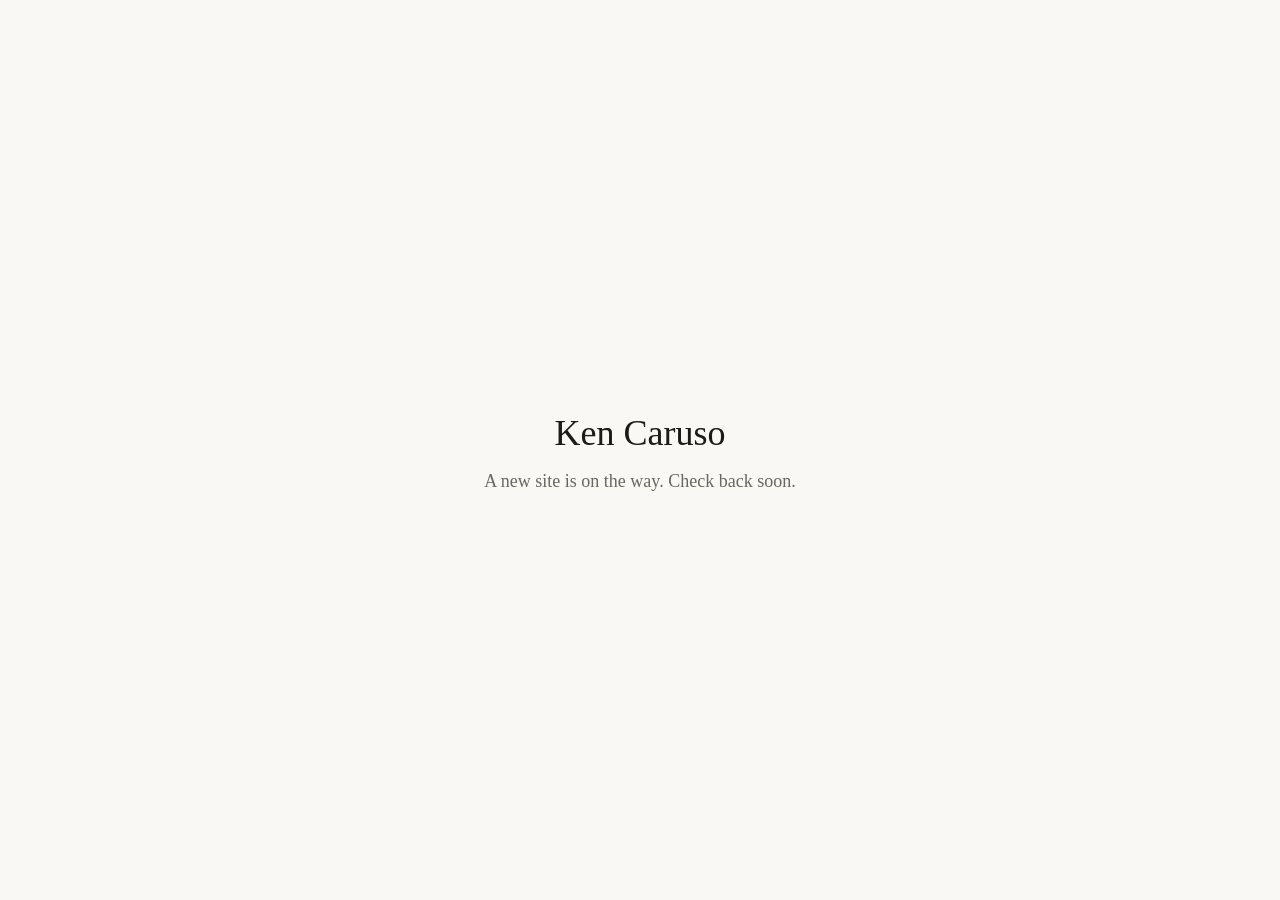
<file: index.html>
<!doctype html>
<html lang="en">
<head>
  <meta charset="utf-8">
  <meta name="viewport" content="width=device-width, initial-scale=1">
  <title>kenc.io</title>
  <meta name="description" content="Ken Caruso&#x27;s Homepage">
  <style>
    :root { color-scheme: light dark; --bg: #faf8f4; --fg: #1d1b18; --muted: #6b665e; }
    @media (prefers-color-scheme: dark) { :root { --bg: #161513; --fg: #ece8e1; --muted: #9a948a; } }
    html, body { height: 100%; margin: 0; }
    body {
      background: var(--bg); color: var(--fg);
      font: 18px/1.5 Georgia, "Iowan Old Style", serif;
      display: grid; place-items: center; padding: 0 16px;
    }
    main { max-width: 32rem; text-align: center; }
    h1 { font-size: 2.25rem; font-weight: normal; margin: 0 0 .5rem; }
    p { color: var(--muted); margin: 0; }
  </style>
</head>
<body>
  <main>
    <h1>Ken Caruso</h1>
    <p>A new site is on the way. Check back soon.</p>
  </main>
</body>
</html>
</file>
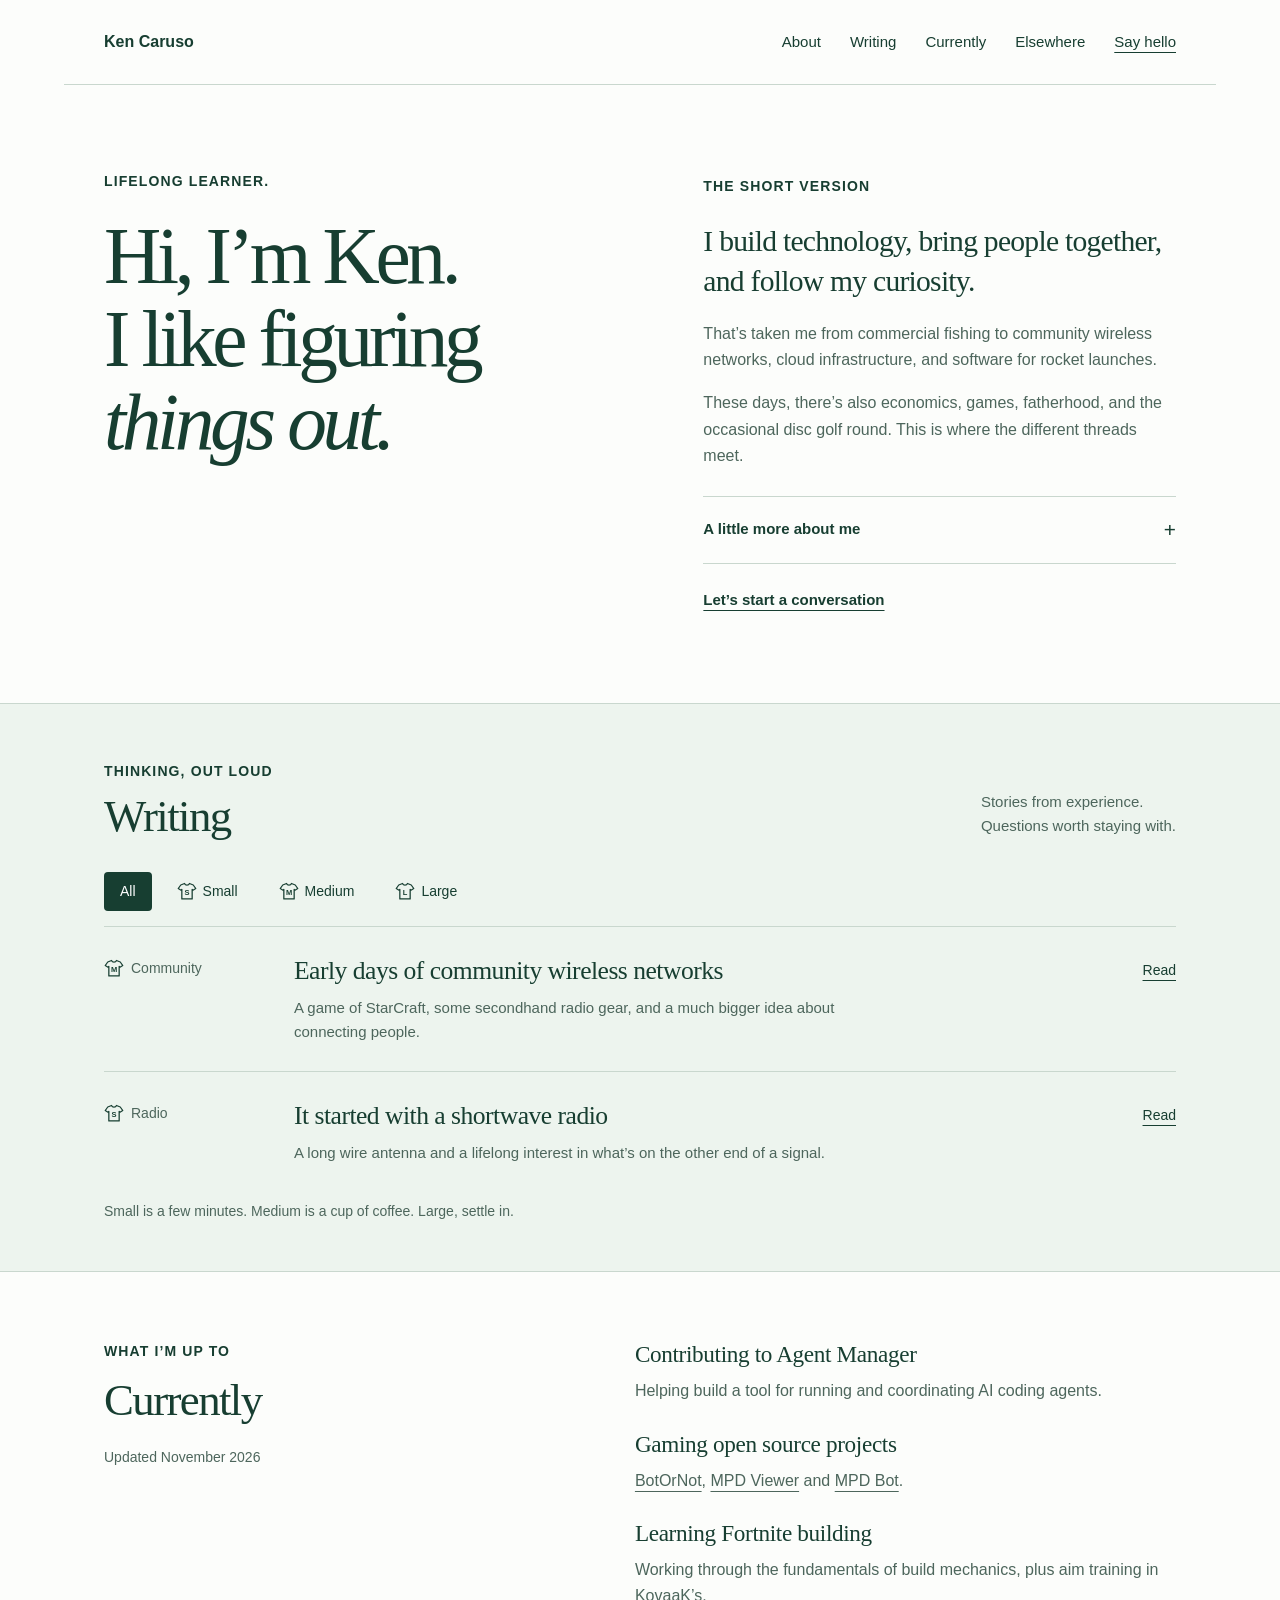
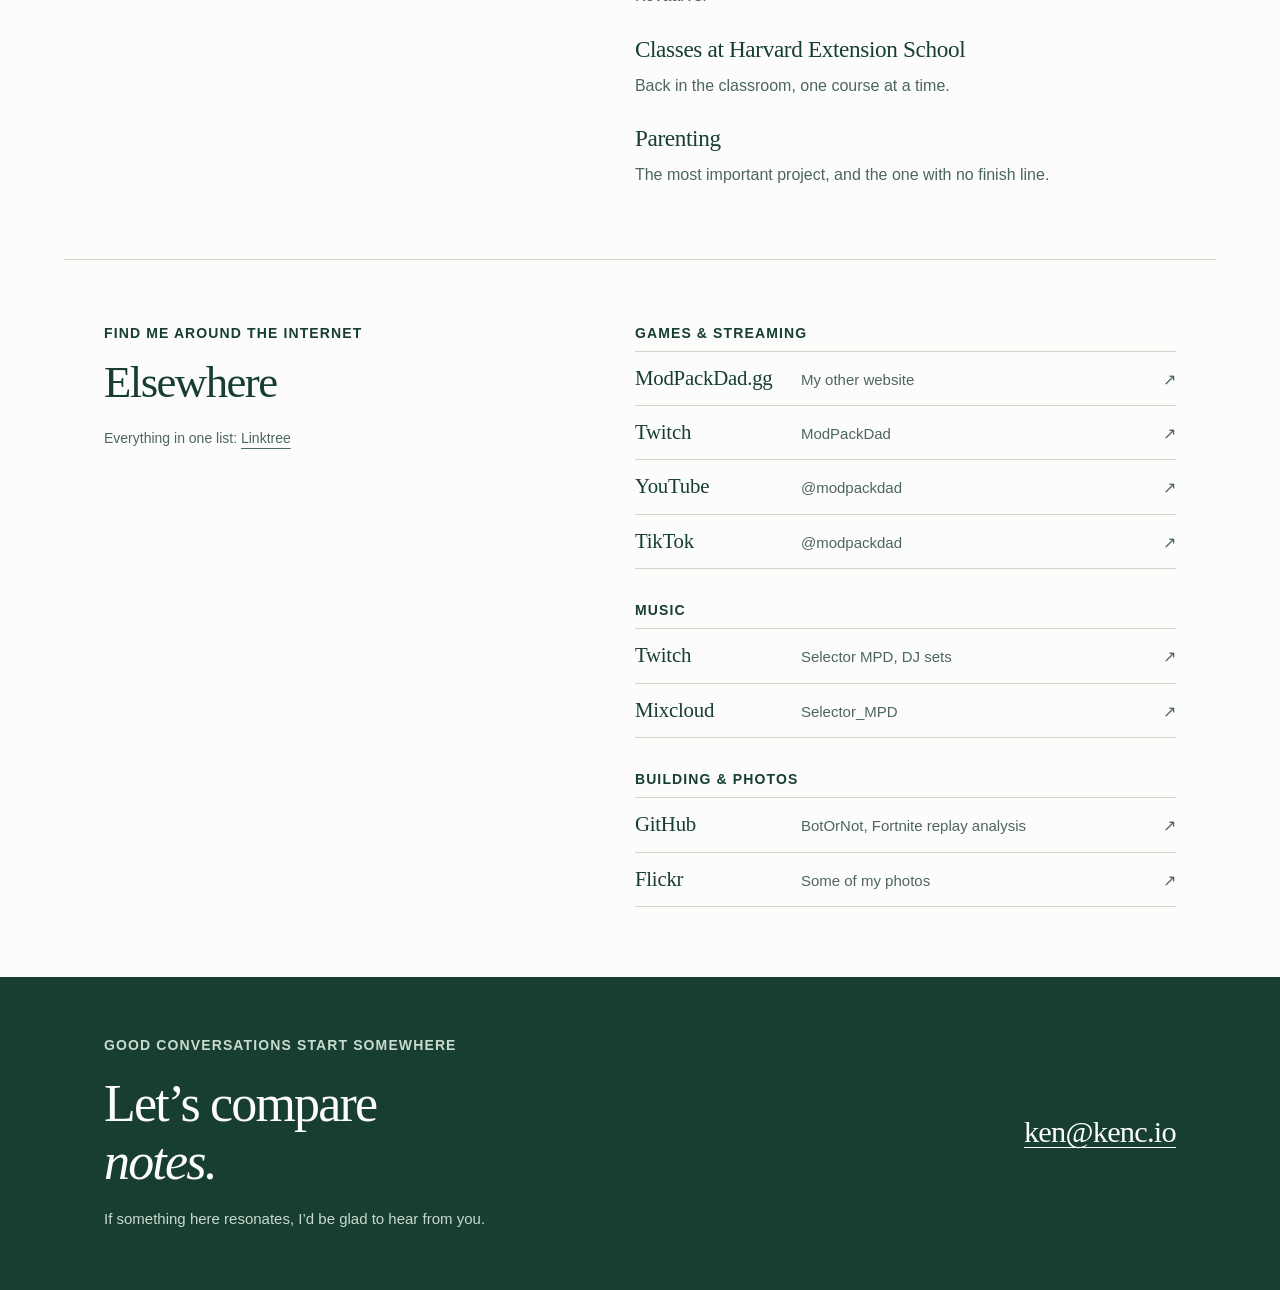
<file: letter/index.html>
<!doctype html>
<html lang="en">
<head><meta charset="utf-8"><meta name="robots" content="noindex"><meta name="viewport" content="width=device-width,initial-scale=1"><meta name="description" content="Ken Caruso — technology, economics, community, and a life of figuring things out."><title>Ken Caruso — Personal Letter</title><link rel="stylesheet" href="styles.css?v=8"><script src="script.js?v=8" defer></script></head>
<body>
<a class="skip" href="#main">Skip to content</a>

<header class="site-header wrap"><a class="identity" href="index.html" aria-label="Ken Caruso home"><span>Ken Caruso</span></a><nav aria-label="Main navigation"><a href="#about">About</a><a href="#writing">Writing</a><a href="#now">Currently</a><a href="#elsewhere">Elsewhere</a><a href="#contact">Say hello</a></nav></header>
<main id="main">
<section class="hero wrap" id="about">
<div class="hero-title"><p class="eyebrow">Lifelong learner.</p><h1>Hi, I’m Ken.<br>I like figuring<br><em>things out.</em></h1></div>
<div class="introduction"><p class="eyebrow">The short version</p><p class="lead">I build technology, bring people together, and follow my curiosity.</p><p>That’s taken me from commercial fishing to community wireless networks, cloud infrastructure, and software for rocket launches.</p><p>These days, there’s also economics, games, fatherhood, and the occasional disc golf round. This is where the different threads meet.</p><details class="long-bio"><summary>A little more about me<span aria-hidden="true">+</span></summary><div><p>I helped build community wireless networks, connecting people using off-the-shelf radio gear and a lot of experimentation.</p><p>My work has included engineering at Nebula, Oracle, Astra, and Turngate. The scale changed; the pleasure of making something work remained.</p><p>Outside of work, I’m a dad, an amateur radio operator (KG7OFX), a cyclist, and a disc golfer. I’ve been interested in investing since 2008, and I’m still finding new questions in economics. You might also know me online as ModPackDad.</p></div></details>
<a class="text-link" href="mailto:ken@kenc.io">Let’s start a conversation</a></div>
</section>
<section class="writing-section" id="writing"><div class="wrap writing-inner"><div class="section-top"><div><p class="eyebrow">Thinking, out loud</p><h2>Writing</h2></div><p>Stories from experience.<br>Questions worth staying with.</p></div>

<div class="filters" role="group" aria-label="Filter by size"><button type="button" data-filter="all" aria-pressed="true">All</button><button type="button" data-filter="small" aria-pressed="false"><svg class="tee" width="20" height="20" viewBox="0 0 24 24" fill="none" stroke="currentColor" stroke-width="1.5" stroke-linejoin="round" aria-hidden="true"><path d="M9 3 4.5 4.8 1.5 9l3.3 2 1-1v11.5h12.4V10l1 1 3.3-2-3-4.2L15 3c-.5 1.3-1.6 2-3 2s-2.5-.7-3-2Z"/><text x="12" y="14.4" fill="currentColor" stroke="none" font-size="9" font-weight="700" font-family="Inter,Helvetica Neue,Arial,sans-serif" text-anchor="middle" dominant-baseline="central">S</text></svg>Small</button><button type="button" data-filter="medium" aria-pressed="false"><svg class="tee" width="20" height="20" viewBox="0 0 24 24" fill="none" stroke="currentColor" stroke-width="1.5" stroke-linejoin="round" aria-hidden="true"><path d="M9 3 4.5 4.8 1.5 9l3.3 2 1-1v11.5h12.4V10l1 1 3.3-2-3-4.2L15 3c-.5 1.3-1.6 2-3 2s-2.5-.7-3-2Z"/><text x="12" y="14.4" fill="currentColor" stroke="none" font-size="9" font-weight="700" font-family="Inter,Helvetica Neue,Arial,sans-serif" text-anchor="middle" dominant-baseline="central">M</text></svg>Medium</button><button type="button" data-filter="large" aria-pressed="false"><svg class="tee" width="20" height="20" viewBox="0 0 24 24" fill="none" stroke="currentColor" stroke-width="1.5" stroke-linejoin="round" aria-hidden="true"><path d="M9 3 4.5 4.8 1.5 9l3.3 2 1-1v11.5h12.4V10l1 1 3.3-2-3-4.2L15 3c-.5 1.3-1.6 2-3 2s-2.5-.7-3-2Z"/><text x="12" y="14.4" fill="currentColor" stroke="none" font-size="9" font-weight="700" font-family="Inter,Helvetica Neue,Arial,sans-serif" text-anchor="middle" dominant-baseline="central">L</text></svg>Large</button></div>
<div class="writing-list" aria-live="polite">
<a class="writing-row" href="wireless.html" data-kind="medium"><span class="piece-type"><svg class="tee" width="20" height="20" viewBox="0 0 24 24" fill="none" stroke="currentColor" stroke-width="1.5" stroke-linejoin="round" role="img" aria-label="Medium"><path d="M9 3 4.5 4.8 1.5 9l3.3 2 1-1v11.5h12.4V10l1 1 3.3-2-3-4.2L15 3c-.5 1.3-1.6 2-3 2s-2.5-.7-3-2Z"/><text x="12" y="14.4" fill="currentColor" stroke="none" font-size="9" font-weight="700" font-family="Inter,Helvetica Neue,Arial,sans-serif" text-anchor="middle" dominant-baseline="central">M</text></svg><span>Community</span></span><span class="piece-main"><h3>Early days of community wireless networks</h3><p>A game of StarCraft, some secondhand radio gear, and a much bigger idea about connecting people.</p></span><span class="read-label">Read</span></a>
<a class="writing-row" href="radio.html" data-kind="small"><span class="piece-type"><svg class="tee" width="20" height="20" viewBox="0 0 24 24" fill="none" stroke="currentColor" stroke-width="1.5" stroke-linejoin="round" role="img" aria-label="Small"><path d="M9 3 4.5 4.8 1.5 9l3.3 2 1-1v11.5h12.4V10l1 1 3.3-2-3-4.2L15 3c-.5 1.3-1.6 2-3 2s-2.5-.7-3-2Z"/><text x="12" y="14.4" fill="currentColor" stroke="none" font-size="9" font-weight="700" font-family="Inter,Helvetica Neue,Arial,sans-serif" text-anchor="middle" dominant-baseline="central">S</text></svg><span>Radio</span></span><span class="piece-main"><h3>It started with a shortwave radio</h3><p>A long wire antenna and a lifelong interest in what’s on the other end of a signal.</p></span><span class="read-label">Read</span></a>
<p class="writing-empty" hidden>Nothing in this size yet.</p>
</div><p class="content-note">Small is a few minutes. Medium is a cup of coffee. Large, settle in.</p>
</div></section>
<section class="now-section wrap" id="now"><div class="now-heading"><p class="eyebrow">What I’m up to</p><h2>Currently</h2><p class="date">Updated November 2026</p></div><div class="now-items"><article><h3>Contributing to Agent Manager</h3><p>Helping build a tool for running and coordinating AI coding agents.</p></article><article><h3>Gaming open source projects</h3><p><a href="https://modpackdad.gg/botornot/">BotOrNot</a>, <a href="https://modpackdad.gg/mpd-viewer/">MPD Viewer</a> and <a href="https://modpackdad.gg/mpd-bot/">MPD Bot</a>.</p></article><article><h3>Learning Fortnite building</h3><p>Working through the fundamentals of build mechanics, plus aim training in KovaaK’s.</p></article><article><h3>Classes at Harvard Extension School</h3><p>Back in the classroom, one course at a time.</p></article><article><h3>Parenting</h3><p>The most important project, and the one with no finish line.</p></article></div></section>
<section class="elsewhere-section wrap" id="elsewhere"><div class="now-heading"><p class="eyebrow">Find me around the internet</p><h2>Elsewhere</h2><p class="date">Everything in one list: <a href="https://linktr.ee/modpackdad" rel="me noopener">Linktree</a></p></div><div class="link-groups"><div class="link-group"><h3>Games &amp; streaming</h3><ul><li><a href="https://modpackdad.gg" rel="me noopener"><span class="link-name">ModPackDad.gg</span><span class="link-detail">My other website</span><span class="arrow" aria-hidden="true">↗</span></a></li><li><a href="https://www.twitch.tv/modpackdad" rel="me noopener"><span class="link-name">Twitch</span><span class="link-detail">ModPackDad</span><span class="arrow" aria-hidden="true">↗</span></a></li><li><a href="https://www.youtube.com/@modpackdad" rel="me noopener"><span class="link-name">YouTube</span><span class="link-detail">@modpackdad</span><span class="arrow" aria-hidden="true">↗</span></a></li><li><a href="https://www.tiktok.com/@modpackdad" rel="me noopener"><span class="link-name">TikTok</span><span class="link-detail">@modpackdad</span><span class="arrow" aria-hidden="true">↗</span></a></li></ul></div><div class="link-group"><h3>Music</h3><ul><li><a href="https://twitch.tv/selector_mpd" rel="me noopener"><span class="link-name">Twitch</span><span class="link-detail">Selector MPD, DJ sets</span><span class="arrow" aria-hidden="true">↗</span></a></li><li><a href="https://www.mixcloud.com/Selector_MPD" rel="me noopener"><span class="link-name">Mixcloud</span><span class="link-detail">Selector_MPD</span><span class="arrow" aria-hidden="true">↗</span></a></li></ul></div><div class="link-group"><h3>Building &amp; photos</h3><ul><li><a href="https://github.com/kc2-io/BotOrNot" rel="me noopener"><span class="link-name">GitHub</span><span class="link-detail">BotOrNot, Fortnite replay analysis</span><span class="arrow" aria-hidden="true">↗</span></a></li><li><a href="https://www.flickr.com/photos/ipl31" rel="me noopener"><span class="link-name">Flickr</span><span class="link-detail">Some of my photos</span><span class="arrow" aria-hidden="true">↗</span></a></li></ul></div></div></section>
<section class="contact-section" id="contact"><div class="wrap contact-inner"><div><p class="eyebrow">Good conversations start somewhere</p><h2>Let’s compare<br><em>notes.</em></h2><p>If something here resonates, I’d be glad to hear from you.</p></div><a class="email-link" href="mailto:ken@kenc.io">ken@kenc.io</a></div></section>
</main></body></html>
</file>
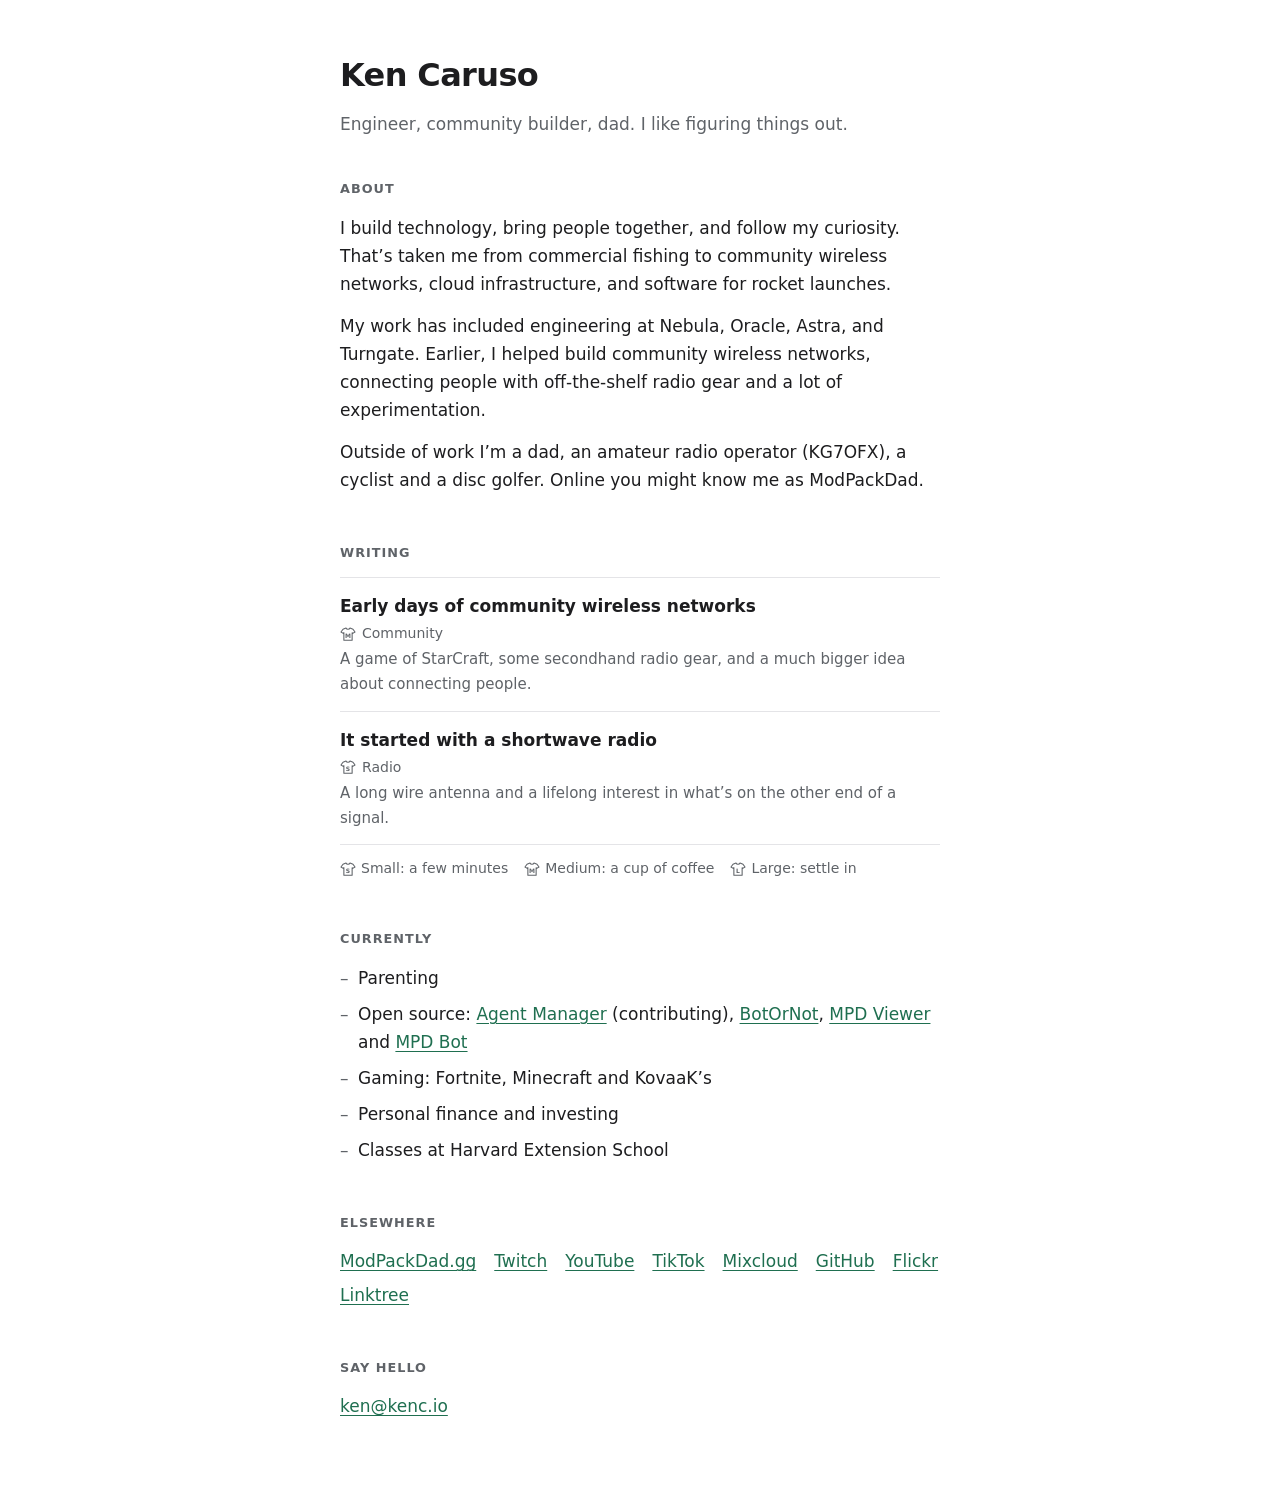
<file: simple/index.html>
<!doctype html><html lang="en"><head><meta charset="utf-8"><meta name="robots" content="noindex"><meta name="viewport" content="width=device-width,initial-scale=1"><title>Ken Caruso</title><meta name="description" content="Ken Caruso: engineer, community builder, dad. Bio and writing."><link rel="stylesheet" href="style.css?v=1"></head><body><div class="page"><header><h1>Ken Caruso</h1><p class="muted">Engineer, community builder, dad. I like figuring things out.</p></header><main><section id="about" style="margin-top:0"><h2>About</h2><p>I build technology, bring people together, and follow my curiosity. That’s taken me from commercial fishing to community wireless networks, cloud infrastructure, and software for rocket launches.</p><p>My work has included engineering at Nebula, Oracle, Astra, and Turngate. Earlier, I helped build community wireless networks, connecting people with off-the-shelf radio gear and a lot of experimentation.</p><p>Outside of work I’m a dad, an amateur radio operator (KG7OFX), a cyclist and a disc golfer. Online you might know me as ModPackDad.</p></section><section id="writing"><h2>Writing</h2><ul class="posts"><li><a href="wireless.html">Early days of community wireless networks</a><div class="meta"><svg class="tee" viewBox="0 0 24 24" width="16" height="16" fill="none" stroke="currentColor" stroke-width="1.6" stroke-linejoin="round" role="img" aria-label="Medium"><path d="M9 3 4.5 4.8 1.5 9l3.3 2 1-1v11.5h12.4V10l1 1 3.3-2-3-4.2L15 3c-.5 1.3-1.6 2-3 2s-2.5-.7-3-2Z"/><text x="12" y="14.4" fill="currentColor" stroke="none" font-size="9" font-weight="700" font-family="system-ui,sans-serif" text-anchor="middle" dominant-baseline="central">M</text></svg><span>Community</span></div><p>A game of StarCraft, some secondhand radio gear, and a much bigger idea about connecting people.</p></li><li><a href="radio.html">It started with a shortwave radio</a><div class="meta"><svg class="tee" viewBox="0 0 24 24" width="16" height="16" fill="none" stroke="currentColor" stroke-width="1.6" stroke-linejoin="round" role="img" aria-label="Small"><path d="M9 3 4.5 4.8 1.5 9l3.3 2 1-1v11.5h12.4V10l1 1 3.3-2-3-4.2L15 3c-.5 1.3-1.6 2-3 2s-2.5-.7-3-2Z"/><text x="12" y="14.4" fill="currentColor" stroke="none" font-size="9" font-weight="700" font-family="system-ui,sans-serif" text-anchor="middle" dominant-baseline="central">S</text></svg><span>Radio</span></div><p>A long wire antenna and a lifelong interest in what’s on the other end of a signal.</p></li></ul><div class="legend"><span><svg class="tee" viewBox="0 0 24 24" width="16" height="16" fill="none" stroke="currentColor" stroke-width="1.6" stroke-linejoin="round" role="img" aria-label="Small"><path d="M9 3 4.5 4.8 1.5 9l3.3 2 1-1v11.5h12.4V10l1 1 3.3-2-3-4.2L15 3c-.5 1.3-1.6 2-3 2s-2.5-.7-3-2Z"/><text x="12" y="14.4" fill="currentColor" stroke="none" font-size="9" font-weight="700" font-family="system-ui,sans-serif" text-anchor="middle" dominant-baseline="central">S</text></svg>Small: a few minutes</span><span><svg class="tee" viewBox="0 0 24 24" width="16" height="16" fill="none" stroke="currentColor" stroke-width="1.6" stroke-linejoin="round" role="img" aria-label="Medium"><path d="M9 3 4.5 4.8 1.5 9l3.3 2 1-1v11.5h12.4V10l1 1 3.3-2-3-4.2L15 3c-.5 1.3-1.6 2-3 2s-2.5-.7-3-2Z"/><text x="12" y="14.4" fill="currentColor" stroke="none" font-size="9" font-weight="700" font-family="system-ui,sans-serif" text-anchor="middle" dominant-baseline="central">M</text></svg>Medium: a cup of coffee</span><span><svg class="tee" viewBox="0 0 24 24" width="16" height="16" fill="none" stroke="currentColor" stroke-width="1.6" stroke-linejoin="round" role="img" aria-label="Large"><path d="M9 3 4.5 4.8 1.5 9l3.3 2 1-1v11.5h12.4V10l1 1 3.3-2-3-4.2L15 3c-.5 1.3-1.6 2-3 2s-2.5-.7-3-2Z"/><text x="12" y="14.4" fill="currentColor" stroke="none" font-size="9" font-weight="700" font-family="system-ui,sans-serif" text-anchor="middle" dominant-baseline="central">L</text></svg>Large: settle in</span></div></section><section id="currently"><h2>Currently</h2><ul class="now"><li>Parenting</li><li>Open source: <a href="https://github.com/wainmann/agent-manager">Agent Manager</a> (contributing), <a href="https://github.com/kc2-io/BotOrNot">BotOrNot</a>, <a href="https://github.com/kc2-io/MPD_Viewer">MPD Viewer</a> and <a href="https://github.com/kc2-io/mpd-bot">MPD Bot</a></li><li>Gaming: Fortnite, Minecraft and KovaaK’s</li><li>Personal finance and investing</li><li>Classes at Harvard Extension School</li></ul></section><section id="elsewhere"><h2>Elsewhere</h2><div class="links"><a href="https://modpackdad.gg" rel="me noopener">ModPackDad.gg</a><a href="https://www.twitch.tv/modpackdad" rel="me noopener">Twitch</a><a href="https://www.youtube.com/@modpackdad" rel="me noopener">YouTube</a><a href="https://www.tiktok.com/@modpackdad" rel="me noopener">TikTok</a><a href="https://www.mixcloud.com/Selector_MPD" rel="me noopener">Mixcloud</a><a href="https://github.com/kc2-io/BotOrNot" rel="me noopener">GitHub</a><a href="https://www.flickr.com/photos/ipl31" rel="me noopener">Flickr</a><a href="https://linktr.ee/modpackdad" rel="me noopener">Linktree</a></div></section><section id="contact"><h2>Say hello</h2><p><a href="mailto:ken@kenc.io">ken@kenc.io</a></p></section></main></div></body></html>
</file>
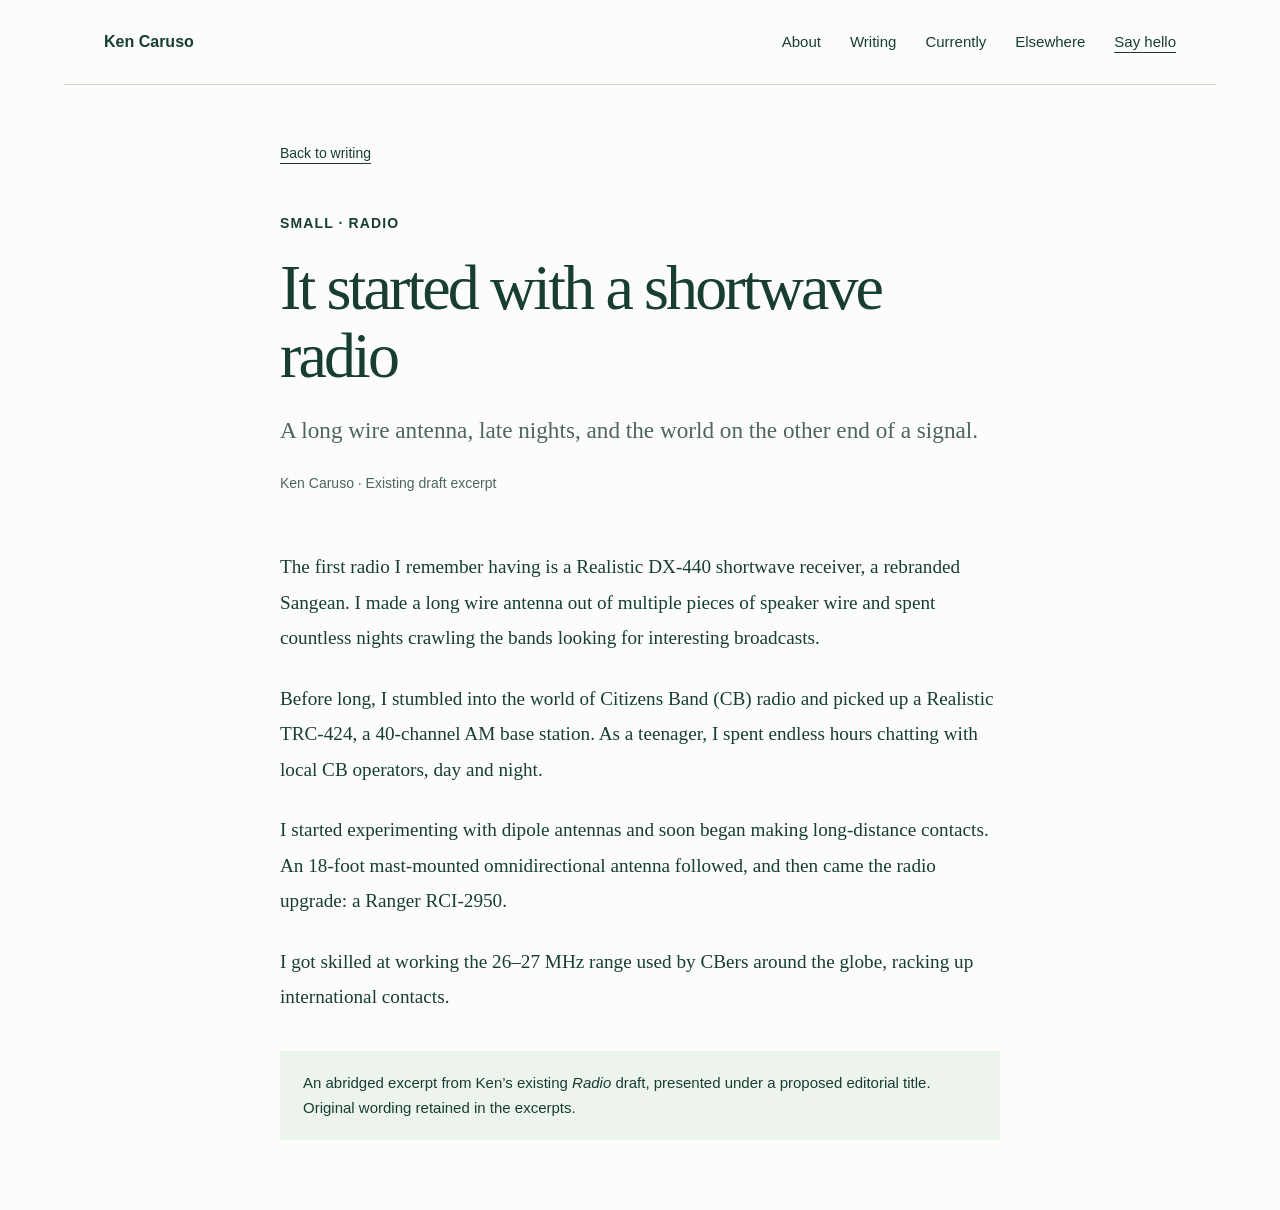
<file: letter/radio.html>
<!doctype html><html lang="en"><head><meta charset="utf-8"><meta name="robots" content="noindex"><meta name="viewport" content="width=device-width,initial-scale=1"><title>It started with a shortwave radio — Ken Caruso</title><link rel="stylesheet" href="styles.css?v=8"></head><body><a class="skip" href="#main">Skip to content</a><header class="site-header wrap"><a class="identity" href="index.html"><span>Ken Caruso</span></a><nav aria-label="Main navigation"><a href="index.html#about">About</a><a href="index.html#writing">Writing</a><a href="index.html#now">Currently</a><a href="index.html#elsewhere">Elsewhere</a><a href="mailto:ken@kenc.io">Say hello</a></nav></header><main id="main"><div class="article-header wrap"><a class="back-link" href="index.html#writing">Back to writing</a><p class="eyebrow">Small · Radio</p><h1 class="article-title">It started with a shortwave radio</h1><p class="article-deck">A long wire antenna, late nights, and the world on the other end of a signal.</p><p class="byline">Ken Caruso · Existing draft excerpt</p></div><article class="article-body wrap"><p>The first radio I remember having is a Realistic DX-440 shortwave receiver, a rebranded Sangean. I made a long wire antenna out of multiple pieces of speaker wire and spent countless nights crawling the bands looking for interesting broadcasts.</p><p>Before long, I stumbled into the world of Citizens Band (CB) radio and picked up a Realistic TRC-424, a 40-channel AM base station. As a teenager, I spent endless hours chatting with local CB operators, day and night.</p><p>I started experimenting with dipole antennas and soon began making long-distance contacts. An 18-foot mast-mounted omnidirectional antenna followed, and then came the radio upgrade: a Ranger RCI-2950.</p><p>I got skilled at working the 26–27 MHz range used by CBers around the globe, racking up international contacts.</p><aside class="article-note">An abridged excerpt from Ken’s existing <em>Radio</em> draft, presented under a proposed editorial title. Original wording retained in the excerpts.</aside></article></main></body></html>
</file>
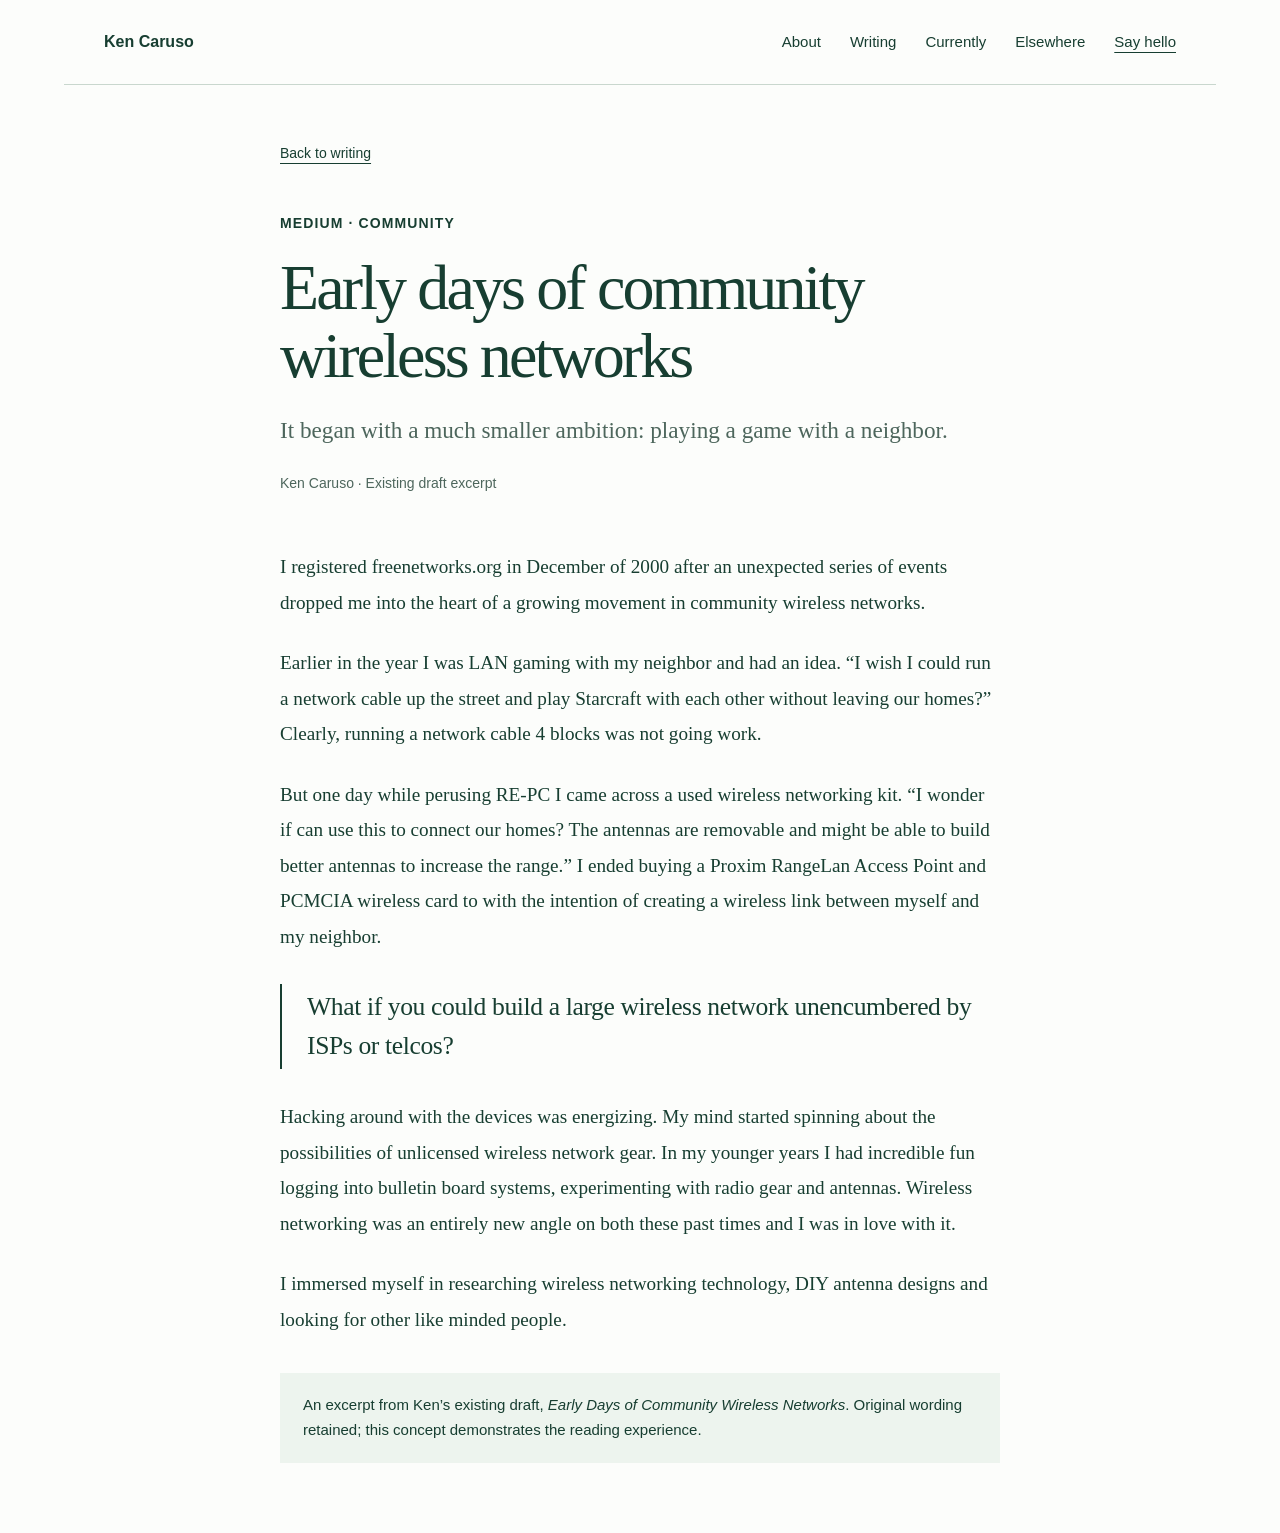
<file: letter/wireless.html>
<!doctype html><html lang="en"><head><meta charset="utf-8"><meta name="robots" content="noindex"><meta name="viewport" content="width=device-width,initial-scale=1"><title>Early days of community wireless networks — Ken Caruso</title><link rel="stylesheet" href="styles.css?v=8"></head><body><a class="skip" href="#main">Skip to content</a><header class="site-header wrap"><a class="identity" href="index.html"><span>Ken Caruso</span></a><nav aria-label="Main navigation"><a href="index.html#about">About</a><a href="index.html#writing">Writing</a><a href="index.html#now">Currently</a><a href="index.html#elsewhere">Elsewhere</a><a href="mailto:ken@kenc.io">Say hello</a></nav></header><main id="main"><div class="article-header wrap"><a class="back-link" href="index.html#writing">Back to writing</a><p class="eyebrow">Medium · Community</p><h1 class="article-title">Early days of community wireless networks</h1><p class="article-deck">It began with a much smaller ambition: playing a game with a neighbor.</p><p class="byline">Ken Caruso · Existing draft excerpt</p></div><article class="article-body wrap"><p>I registered freenetworks.org in December of 2000 after an unexpected series of events dropped me into the heart of a growing movement in community wireless networks.</p><p>Earlier in the year I was LAN gaming with my neighbor and had an idea. “I wish I could run a network cable up the street and play Starcraft with each other without leaving our homes?” Clearly, running a network cable 4 blocks was not going work.</p><p>But one day while perusing RE-PC I came across a used wireless networking kit. “I wonder if can use this to connect our homes? The antennas are removable and might be able to build better antennas to increase the range.” I ended buying a Proxim RangeLan Access Point and PCMCIA wireless card to with the intention of creating a wireless link between myself and my neighbor.</p><blockquote>What if you could build a large wireless network unencumbered by ISPs or telcos?</blockquote><p>Hacking around with the devices was energizing. My mind started spinning about the possibilities of unlicensed wireless network gear. In my younger years I had incredible fun logging into bulletin board systems, experimenting with radio gear and antennas. Wireless networking was an entirely new angle on both these past times and I was in love with it.</p><p>I immersed myself in researching wireless networking technology, DIY antenna designs and looking for other like minded people.</p><aside class="article-note">An excerpt from Ken’s existing draft, <em>Early Days of Community Wireless Networks</em>. Original wording retained; this concept demonstrates the reading experience.</aside></article></main></body></html>
</file>
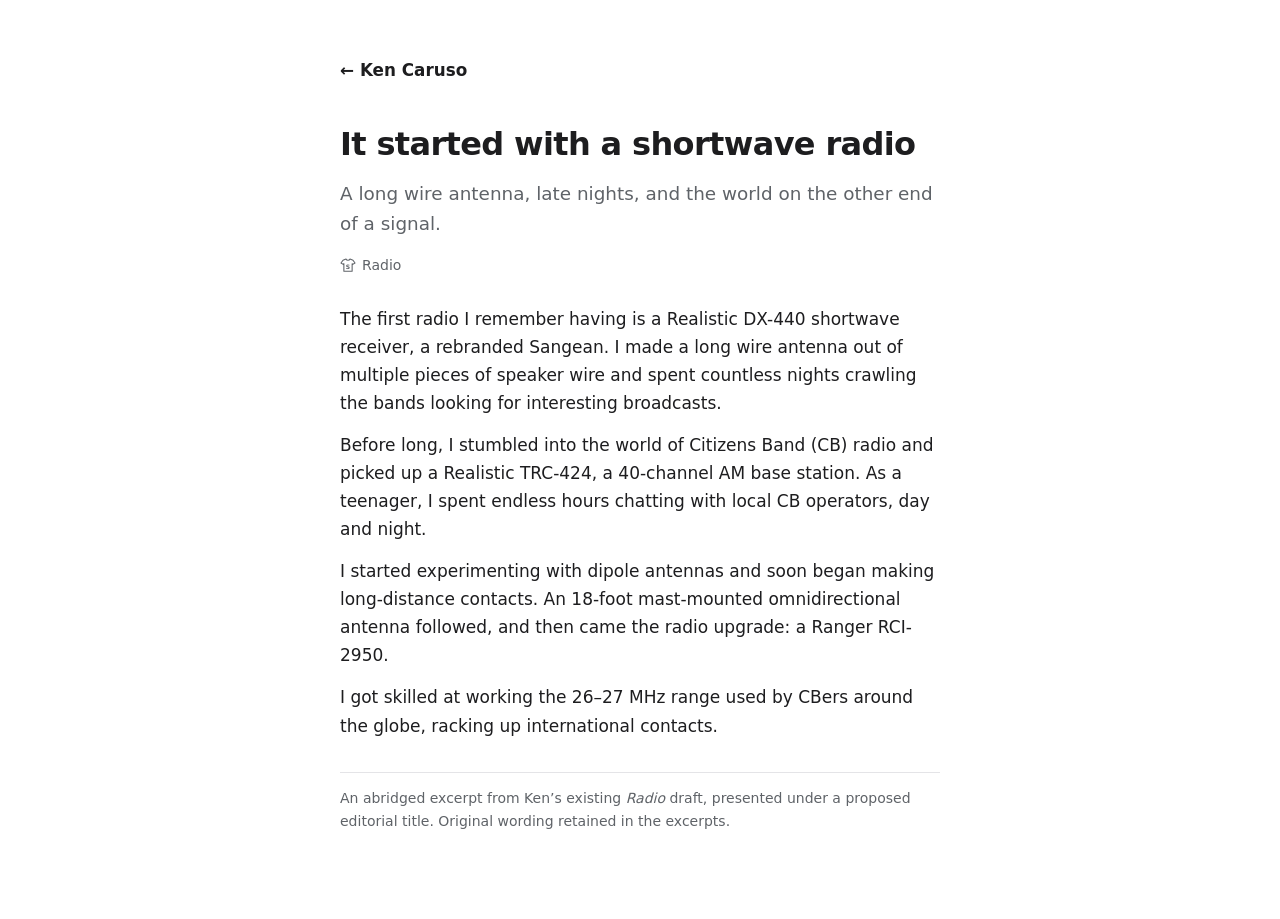
<file: simple/radio.html>
<!doctype html><html lang="en"><head><meta charset="utf-8"><meta name="robots" content="noindex"><meta name="viewport" content="width=device-width,initial-scale=1"><title>It started with a shortwave radio · Ken Caruso</title><meta name="description" content="A long wire antenna and a lifelong interest in what’s on the other end of a signal."><link rel="stylesheet" href="style.css?v=1"></head><body><div class="page"><header><a class="home" href="index.html">← Ken Caruso</a></header><main><article><h1>It started with a shortwave radio</h1><p class="deck">A long wire antenna, late nights, and the world on the other end of a signal.</p><div class="meta"><svg class="tee" viewBox="0 0 24 24" width="16" height="16" fill="none" stroke="currentColor" stroke-width="1.6" stroke-linejoin="round" role="img" aria-label="Small"><path d="M9 3 4.5 4.8 1.5 9l3.3 2 1-1v11.5h12.4V10l1 1 3.3-2-3-4.2L15 3c-.5 1.3-1.6 2-3 2s-2.5-.7-3-2Z"/><text x="12" y="14.4" fill="currentColor" stroke="none" font-size="9" font-weight="700" font-family="system-ui,sans-serif" text-anchor="middle" dominant-baseline="central">S</text></svg><span>Radio</span></div><p>The first radio I remember having is a Realistic DX-440 shortwave receiver, a rebranded Sangean. I made a long wire antenna out of multiple pieces of speaker wire and spent countless nights crawling the bands looking for interesting broadcasts.</p><p>Before long, I stumbled into the world of Citizens Band (CB) radio and picked up a Realistic TRC-424, a 40-channel AM base station. As a teenager, I spent endless hours chatting with local CB operators, day and night.</p><p>I started experimenting with dipole antennas and soon began making long-distance contacts. An 18-foot mast-mounted omnidirectional antenna followed, and then came the radio upgrade: a Ranger RCI-2950.</p><p>I got skilled at working the 26–27 MHz range used by CBers around the globe, racking up international contacts.</p><p class="note">An abridged excerpt from Ken’s existing <em>Radio</em> draft, presented under a proposed editorial title. Original wording retained in the excerpts.</p></article></main></div></body></html>
</file>
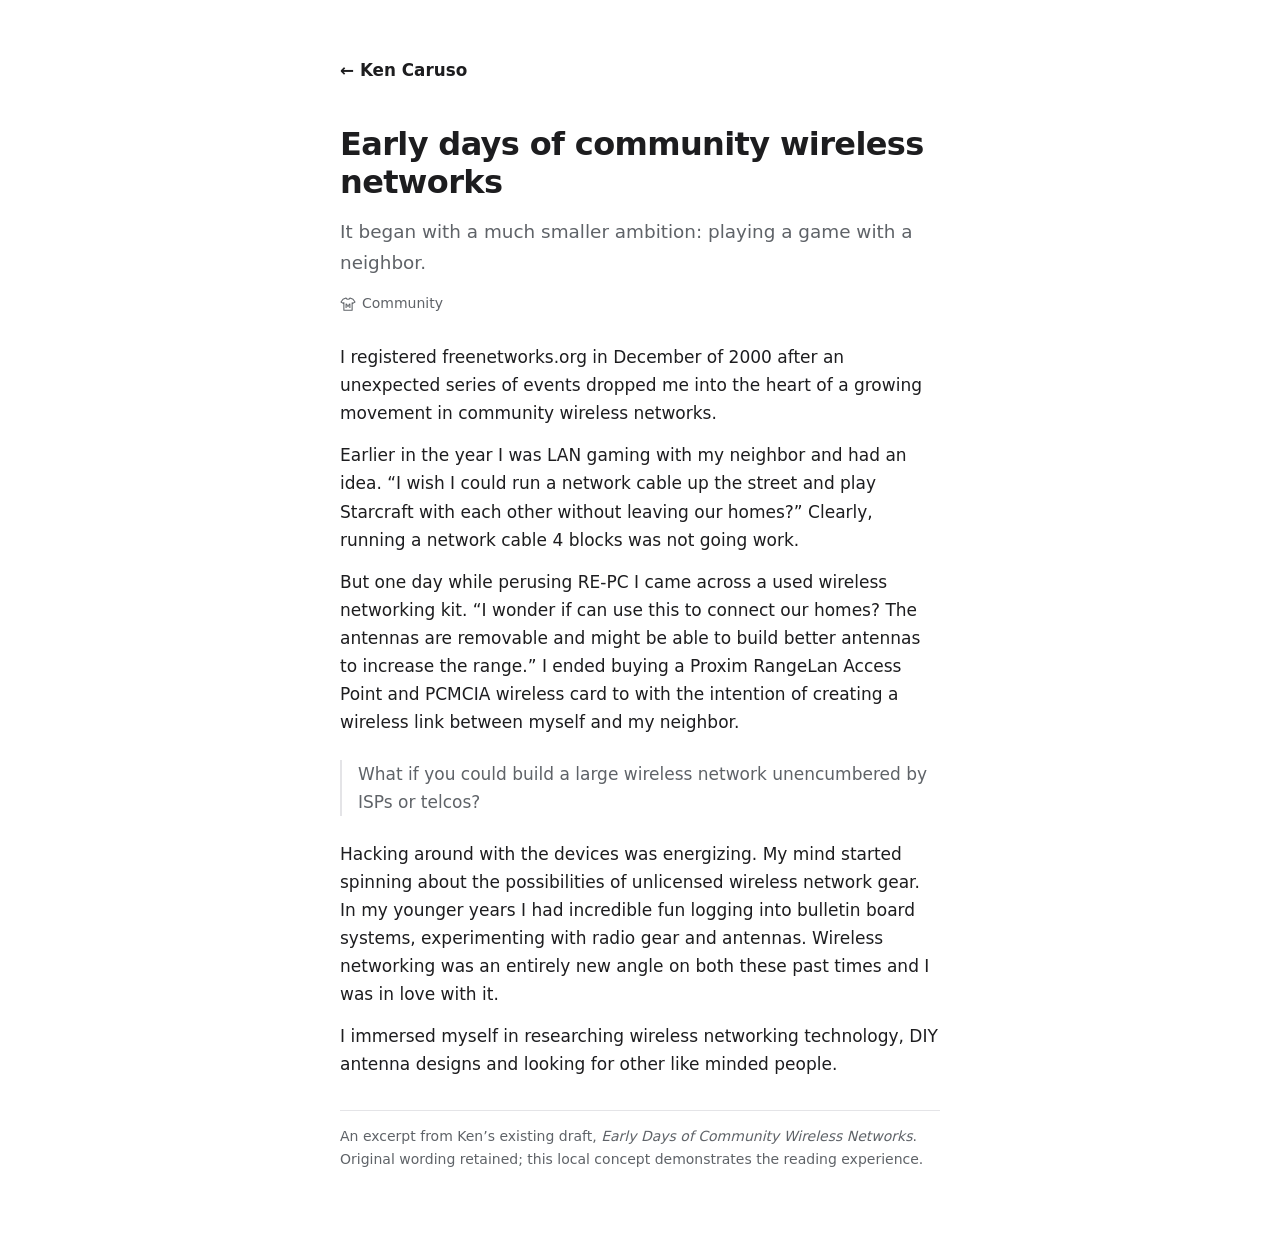
<file: simple/wireless.html>
<!doctype html><html lang="en"><head><meta charset="utf-8"><meta name="robots" content="noindex"><meta name="viewport" content="width=device-width,initial-scale=1"><title>Early days of community wireless networks · Ken Caruso</title><meta name="description" content="A game of StarCraft, some secondhand radio gear, and a much bigger idea about connecting people."><link rel="stylesheet" href="style.css?v=1"></head><body><div class="page"><header><a class="home" href="index.html">← Ken Caruso</a></header><main><article><h1>Early days of community wireless networks</h1><p class="deck">It began with a much smaller ambition: playing a game with a neighbor.</p><div class="meta"><svg class="tee" viewBox="0 0 24 24" width="16" height="16" fill="none" stroke="currentColor" stroke-width="1.6" stroke-linejoin="round" role="img" aria-label="Medium"><path d="M9 3 4.5 4.8 1.5 9l3.3 2 1-1v11.5h12.4V10l1 1 3.3-2-3-4.2L15 3c-.5 1.3-1.6 2-3 2s-2.5-.7-3-2Z"/><text x="12" y="14.4" fill="currentColor" stroke="none" font-size="9" font-weight="700" font-family="system-ui,sans-serif" text-anchor="middle" dominant-baseline="central">M</text></svg><span>Community</span></div><p>I registered freenetworks.org in December of 2000 after an unexpected series of events dropped me into the heart of a growing movement in community wireless networks.</p><p>Earlier in the year I was LAN gaming with my neighbor and had an idea. “I wish I could run a network cable up the street and play Starcraft with each other without leaving our homes?” Clearly, running a network cable 4 blocks was not going work.</p><p>But one day while perusing RE-PC I came across a used wireless networking kit. “I wonder if can use this to connect our homes? The antennas are removable and might be able to build better antennas to increase the range.” I ended buying a Proxim RangeLan Access Point and PCMCIA wireless card to with the intention of creating a wireless link between myself and my neighbor.</p><blockquote>What if you could build a large wireless network unencumbered by ISPs or telcos?</blockquote><p>Hacking around with the devices was energizing. My mind started spinning about the possibilities of unlicensed wireless network gear. In my younger years I had incredible fun logging into bulletin board systems, experimenting with radio gear and antennas. Wireless networking was an entirely new angle on both these past times and I was in love with it.</p><p>I immersed myself in researching wireless networking technology, DIY antenna designs and looking for other like minded people.</p><p class="note">An excerpt from Ken’s existing draft, <em>Early Days of Community Wireless Networks</em>. Original wording retained; this local concept demonstrates the reading experience.</p></article></main></div></body></html>
</file>
<file: letter/styles.css>
:root{--ink:#173e31;--muted:#4d665c;--line:#c9d7ce;--mint:#edf4ee;--paper:#fcfdfb;--serif:Georgia,'Times New Roman',serif;--sans:Inter,'Helvetica Neue',Arial,sans-serif}*{box-sizing:border-box}html{scroll-behavior:smooth;scroll-padding-top:25px}body{margin:0;background:var(--paper);color:var(--ink);font:1rem/1.65 var(--sans);-webkit-font-smoothing:antialiased}a{color:inherit;text-underline-offset:5px;text-decoration-thickness:1px}button{font:inherit}a:hover{text-decoration-color:#9bb4a5}a:focus-visible,button:focus-visible,summary:focus-visible{outline:3px solid #2b795c;outline-offset:5px}.wrap{max-width:1152px;padding:0 40px;margin:0 auto}.skip{position:absolute;top:-100px;left:20px;background:var(--ink);color:white;padding:12px;z-index:10}.skip:focus{top:10px}.study-bar{display:flex;justify-content:space-between;gap:20px;background:#e5eee6;padding:8px max(24px,calc((100vw - 1072px)/2));font-size:.875rem;color:var(--muted)}.study-bar a{text-decoration:none}.site-header{display:flex;align-items:center;justify-content:space-between;padding-top:29px;padding-bottom:29px;border-bottom:1px solid var(--line)}.identity{display:flex;align-items:center;gap:15px;text-decoration:none;font-weight:600;font-size:1rem}nav{display:flex;gap:29px;font-size:.9375rem}nav a{text-decoration:none}nav a:last-child{text-decoration:underline}.hero{display:grid;grid-template-columns:1fr .91fr;gap:80px;padding-top:85px;padding-bottom:90px}.eyebrow{font-size:.875rem;font-weight:600;letter-spacing:.08em;margin:0 0 22px;text-transform:uppercase}.hero h1{font:normal clamp(3.8rem,6.2vw,5.7rem)/1.04 var(--serif);letter-spacing:-.055em;margin:0 0 32px}.hero h1 em{font-weight:normal}.introduction{padding-top:5px}.introduction>.eyebrow{margin-bottom:24px}.lead{font:normal 1.85rem/1.32 var(--serif);letter-spacing:-.025em;margin:0 0 20px}.introduction>p:not(.lead):not(.eyebrow){color:var(--muted);margin:0 0 17px}.long-bio{margin:26px 0 23px;border-top:1px solid var(--line);border-bottom:1px solid var(--line)}.long-bio summary{cursor:pointer;list-style:none;padding:16px 0;display:flex;align-items:center;justify-content:space-between;font-size:.9375rem;font-weight:600}.long-bio summary::-webkit-details-marker{display:none}.long-bio summary span{font-size:1.3rem;font-weight:400}.long-bio[open] summary span{transform:rotate(45deg)}.long-bio div{font-size:1rem;color:var(--muted);padding-bottom:6px}.long-bio div p:first-child{margin-top:0}.text-link{font-size:.9375rem;font-weight:600}.writing-section{background:var(--mint);border-top:1px solid var(--line);border-bottom:1px solid var(--line)}.writing-inner{padding-top:56px;padding-bottom:48px}.section-top{display:flex;justify-content:space-between;align-items:flex-end;gap:30px;margin-bottom:26px}.section-top .eyebrow{margin-bottom:8px}h2{font:normal 2.8rem/1.12 var(--serif);letter-spacing:-.035em;margin:0}.section-top>p{color:var(--muted);font-size:.9375rem;line-height:1.6;margin:0 0 4px}.filters{display:flex;gap:9px;margin:30px 0 15px}.filters button{cursor:pointer;padding:7px 15px;border:1px solid transparent;background:transparent;border-radius:4px;font-size:.875rem;color:var(--ink)}.filters button[aria-pressed=true]{background:var(--ink);color:white}.filters button:hover{border-color:var(--ink)}.writing-row{display:grid;grid-template-columns:170px 1fr 110px;gap:20px;align-items:start;padding:27px 0;border-top:1px solid var(--line);text-decoration:none}.writing-row[hidden]{display:none}.piece-type{font-size:.875rem;line-height:1.5;color:var(--muted);padding-top:4px}.piece-main h3{font:normal 1.6rem/1.3 var(--serif);letter-spacing:-.02em;margin:0 0 9px}.piece-main p{color:var(--muted);margin:0;max-width:570px;font-size:.9375rem;line-height:1.6}.read-label{text-align:right;font-size:.875rem;text-decoration:underline;text-underline-offset:5px;padding-top:5px}.writing-row:hover h3{text-decoration:underline;text-underline-offset:5px}.filters button{display:inline-flex;align-items:center;gap:6px}.filters{flex-wrap:wrap}.writing-empty{color:var(--muted);padding:27px 0;margin:0;border-top:1px solid var(--line)}.tee{width:20px;height:20px;flex:none;display:block}.piece-type{display:flex;align-items:center;gap:7px}.piece-type .tee{color:var(--ink)}.content-note{font-size:.875rem;margin:8px 0 0;color:var(--muted)}.now-section{display:grid;grid-template-columns:1fr 1.2fr;gap:80px;padding-top:68px;padding-bottom:70px}.now-heading .eyebrow{margin-bottom:12px}.date{color:var(--muted);font-size:.875rem;margin-top:20px}.now-items article{margin-bottom:25px}.now-items article:last-child{margin-bottom:0}.now-items h3{font:normal 1.45rem/1.25 var(--serif);margin:0 0 9px;letter-spacing:-.015em}.now-items p{font-size:1rem;color:var(--muted);margin:0}.contact-section{background:var(--ink);color:var(--paper)}.contact-inner{display:flex;justify-content:space-between;align-items:center;gap:35px;padding-top:57px;padding-bottom:59px}.contact-inner .eyebrow{color:#c8dbcf;margin-bottom:18px}.contact-inner h2{font-size:3.25rem}.contact-inner p:last-child{color:#c8dbcf;font-size:.9375rem;margin-bottom:0}.email-link{font:normal 1.9rem var(--serif);letter-spacing:-.025em;white-space:nowrap}.footer{display:flex;justify-content:space-between;gap:20px;font-size:.875rem;color:var(--muted);padding-top:26px;padding-bottom:24px}.footer span:first-child{color:var(--ink)}.prototype-note{font-size:.8125rem;color:var(--muted);padding-bottom:24px;margin-top:0}.article-header{padding-top:55px;padding-bottom:40px;max-width:800px}.back-link{font-size:.875rem}.article-header .eyebrow{margin-top:45px;margin-bottom:19px}.article-title{font:normal clamp(2.8rem,5vw,4.4rem)/1.06 var(--serif);letter-spacing:-.045em;margin:0 0 24px}.article-deck{font:normal 1.45rem/1.45 var(--serif);color:var(--muted)}.byline{font-size:.875rem;color:var(--muted);margin-top:25px}.article-body{max-width:800px;padding-bottom:70px;font:normal 1.2rem/1.85 var(--serif)}.article-body h2{font-size:2rem;margin-top:42px}.article-body p{margin:0 0 25px}.article-body blockquote{margin:30px 0;padding:4px 0 4px 25px;border-left:2px solid var(--ink);font-size:1.6rem;line-height:1.5;letter-spacing:-.015em}.article-note{background:var(--mint);padding:20px 23px;font:.9375rem/1.65 var(--sans);margin-top:36px}.abstract{border-top:1px solid var(--line);border-bottom:1px solid var(--line);padding:24px 0;margin-bottom:35px}.abstract h2{margin:0 0 15px}.paper-meta{display:flex;gap:35px;font:.875rem/1.5 var(--sans);color:var(--muted);padding-bottom:22px}.paper-meta strong{display:block;font-weight:600;color:var(--ink)}@media(max-width:900px){.hero{gap:40px}.hero h1{font-size:4.25rem}.writing-row{grid-template-columns:135px 1fr}.read-label{display:none}.now-section{gap:40px}.contact-inner h2{font-size:2.8rem}}@media(max-width:650px){.wrap{padding-left:24px;padding-right:24px}.study-bar{font-size:.8125rem;padding-left:24px;padding-right:24px}.study-bar span{max-width:135px;text-align:right}.site-header{flex-wrap:wrap;gap:22px;padding-top:20px;padding-bottom:22px}.identity{font-size:.9375rem}nav{justify-content:space-between;width:100%;gap:15px;font-size:.875rem}.hero{grid-template-columns:1fr;gap:36px;padding-top:48px;padding-bottom:48px}.hero h1{font-size:clamp(3.5rem,14vw,5rem);margin-bottom:24px}.hero-title .eyebrow{margin-bottom:20px}.lead{font-size:1.75rem}.introduction>.eyebrow{margin-bottom:15px}.section-top{display:block}.section-top>p{margin-top:19px}.writing-inner{padding-top:39px;padding-bottom:35px}h2{font-size:2.35rem}.writing-row{grid-template-columns:1fr;gap:8px;padding:23px 0}.piece-main h3{font-size:1.55rem}.piece-type{padding-top:0}.filters{margin-top:23px;gap:4px}.filters button{padding:7px 10px}.now-section{grid-template-columns:1fr;gap:25px;padding-top:43px;padding-bottom:45px}.date{margin-top:15px}.contact-inner{display:block;padding-top:43px;padding-bottom:45px}.email-link{display:inline-block;margin-top:28px;font-size:1.7rem}.footer{flex-wrap:wrap;font-size:.875rem;row-gap:10px}.footer span:nth-child(2){order:3;width:100%}.prototype-note{padding-bottom:20px}.article-header{padding-top:30px}.article-header .eyebrow{margin-top:30px}.article-title{font-size:2.9rem}.article-body{font-size:1.125rem}.article-body blockquote{font-size:1.4rem}.paper-meta{gap:22px;flex-wrap:wrap}}.elsewhere-section{display:grid;grid-template-columns:1fr 1.2fr;gap:80px;padding-top:62px;padding-bottom:70px;border-top:1px solid var(--line)}.link-groups{display:grid;gap:30px}.link-group h3{font-size:.875rem;font-weight:600;letter-spacing:.08em;text-transform:uppercase;margin:0 0 6px}.link-group ul{list-style:none;margin:0;padding:0}.link-group li{border-top:1px solid var(--line)}.link-group li:last-child{border-bottom:1px solid var(--line)}.link-group a{display:grid;grid-template-columns:150px 1fr auto;gap:16px;align-items:baseline;padding:12px 0;text-decoration:none}.link-name{font:normal 1.3rem/1.3 var(--serif);letter-spacing:-.01em}.link-detail{color:var(--muted);font-size:.9375rem}.arrow{color:var(--muted)}.link-group a:hover .link-name{text-decoration:underline;text-underline-offset:5px}@media(max-width:900px){.elsewhere-section{gap:40px}}@media(max-width:650px){.elsewhere-section{grid-template-columns:1fr;gap:25px;padding-top:43px;padding-bottom:45px}.link-group a{grid-template-columns:1fr auto;gap:2px 12px}.link-detail{grid-column:1;grid-row:2}.arrow{grid-row:1/3;grid-column:2;align-self:center}}nav a{white-space:nowrap}@media(max-width:400px){nav{gap:8px;font-size:.8125rem}}@media(prefers-reduced-motion:reduce){html{scroll-behavior:auto}*{transition:none!important}}
</file>
<file: simple/style.css>
/* Simple: one column, system type, one accent. */
:root{--bg:#fff;--ink:#1d1d1f;--muted:#5f6368;--line:#e4e4e7;--accent:#1f6f50;color-scheme:light dark}
@media (prefers-color-scheme:dark){:root:not([data-theme="light"]){--bg:#141416;--ink:#ececee;--muted:#a1a1aa;--line:#2c2c30;--accent:#6fcf9f}}
:root[data-theme="dark"]{--bg:#141416;--ink:#ececee;--muted:#a1a1aa;--line:#2c2c30;--accent:#6fcf9f}
*{box-sizing:border-box}
body{margin:0;background:var(--bg);color:var(--ink);font:17px/1.65 system-ui,-apple-system,"Segoe UI",Roboto,"Helvetica Neue",Arial,sans-serif;-webkit-font-smoothing:antialiased}
.page{max-width:640px;margin:0 auto;padding:56px 20px 72px}
a{color:var(--accent);text-underline-offset:3px;text-decoration-thickness:1px}
a:focus-visible{outline:2px solid var(--accent);outline-offset:3px;border-radius:2px}
header{margin-bottom:40px}
.home{color:var(--ink);font-weight:700;text-decoration:none;font-size:1.05rem}
h1{font-size:2rem;line-height:1.2;letter-spacing:-.02em;margin:0 0 16px}
h2{font-size:.8rem;text-transform:uppercase;letter-spacing:.08em;color:var(--muted);font-weight:600;margin:0 0 14px}
section{margin-top:48px}
p{margin:0 0 14px}
.muted{color:var(--muted)}
ul{list-style:none;margin:0;padding:0}
.posts li{padding:14px 0;border-top:1px solid var(--line)}.posts li:last-child{border-bottom:1px solid var(--line)}
.posts a{font-weight:600;text-decoration:none;color:var(--ink)}.posts a:hover{color:var(--accent);text-decoration:underline}
.meta{display:flex;align-items:center;gap:6px;font-size:.875rem;color:var(--muted);margin-top:2px}
.tee{flex:none;display:block}
.posts p{margin:2px 0 0;font-size:.9375rem;color:var(--muted)}
.legend{font-size:.875rem;color:var(--muted);margin-top:12px;display:flex;flex-wrap:wrap;gap:4px 16px}
.legend span{display:inline-flex;align-items:center;gap:5px}
.now li{padding-left:18px;position:relative;margin-bottom:8px}.now li::before{content:"–";position:absolute;left:0;color:var(--muted)}
.links{display:flex;flex-wrap:wrap;gap:6px 18px}
article h1{margin-top:8px}
.deck{font-size:1.15rem;color:var(--muted)}
article .meta{margin-bottom:28px}
blockquote{margin:24px 0;padding-left:16px;border-left:2px solid var(--line);color:var(--muted)}
.note{font-size:.875rem;color:var(--muted);border-top:1px solid var(--line);padding-top:14px;margin-top:32px}
</file>
